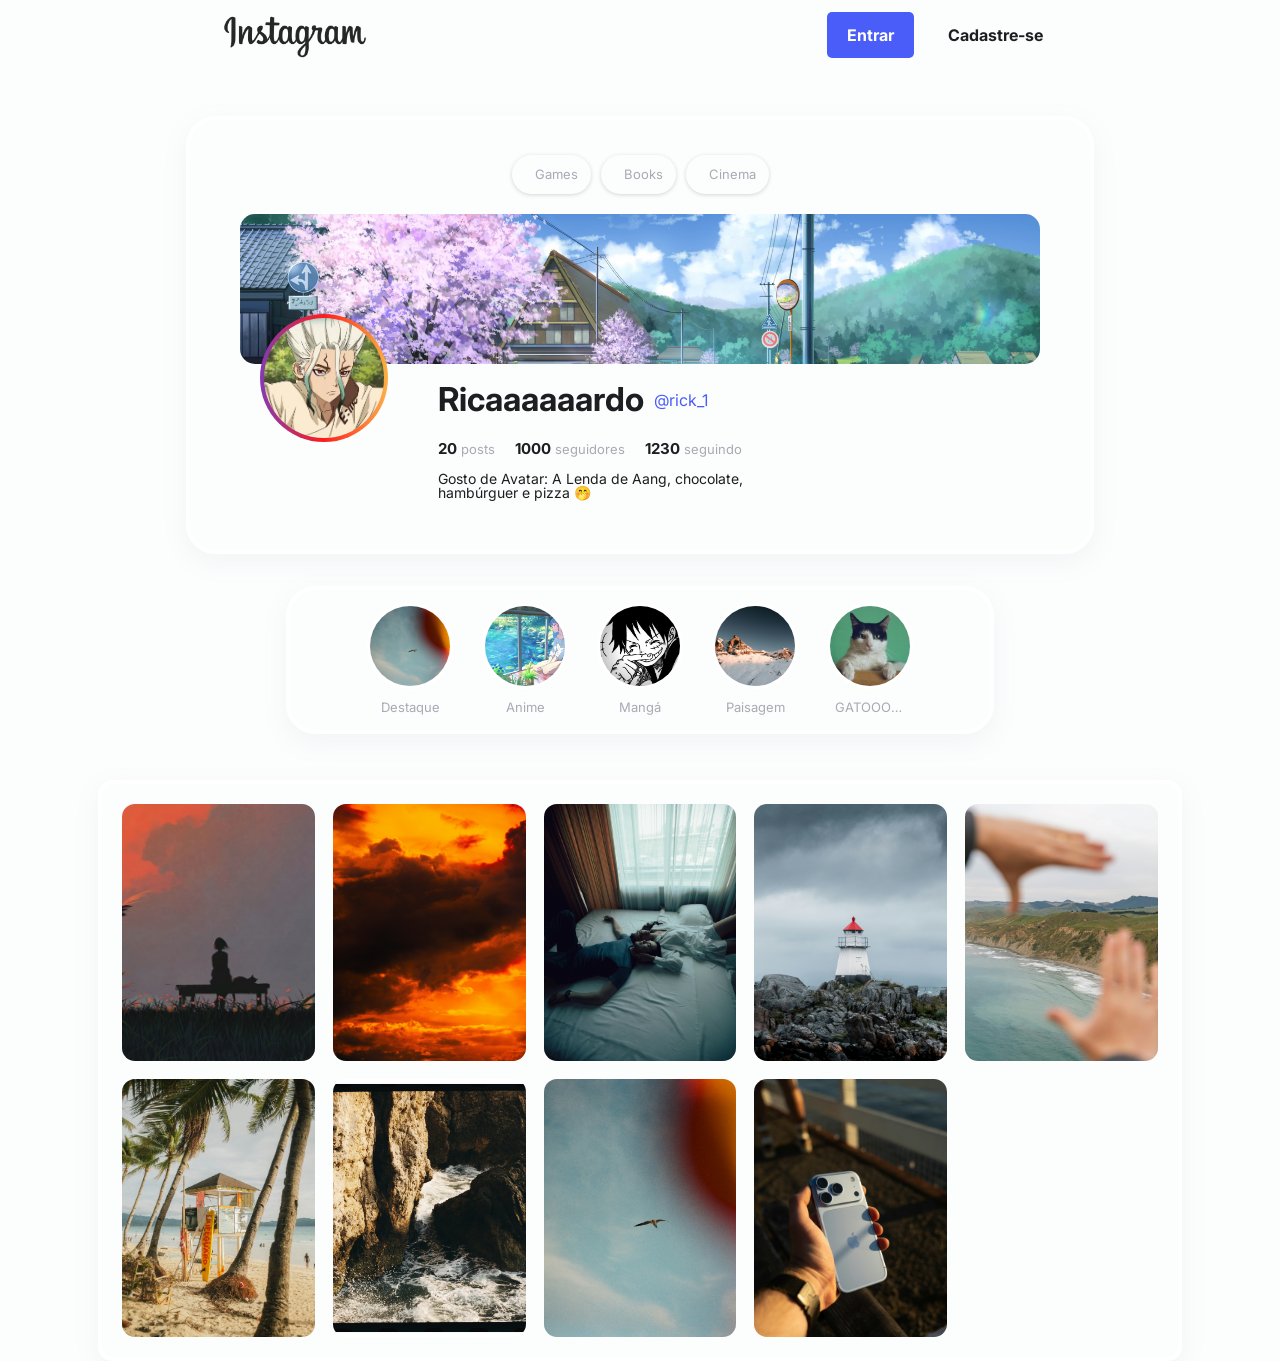
<file: index.html>
<!DOCTYPE html>
<html lang="pt-br">

<head>
    <meta charset="UTF-8">
    <meta name="viewport" content="width=device-width, initial-scale=1.0">
    <link rel="stylesheet"
        href="https://cdn-uicons.flaticon.com/3.0.0/uicons-regular-rounded/css/uicons-regular-rounded.css">
    <link rel="stylesheet" href="styles/reset.css">
    <link rel="stylesheet" href="styles/style.css">
    <link rel="stylesheet" href="styles/responsivo.css">
    <title>Perfil | Ricardo</title>
</head>

<body>
    <nav id="navigation">
        <img src="assets/Instagram_logo.svg.webp" alt="logo Instagram">

        <div>
            <a id="login" href="">Entrar</a>
            <a id="cadastro" href="">Cadastre-se</a>
        </div>
    </nav>

    <main>
        <div id="container">
            <section id="profile">

                <div id="container-pills">
                    <div class="pill">
                        <span><i class="fi fi-rr-console-controller"></i></span>
                        <P>Games</P>
                    </div>
                    <div class="pill">
                        <span><i class="fi fi-rr-book-alt"></i></span>
                        <P>Books</P>
                    </div>
                    <div class="pill">
                        <span><i class="fi fi-rr-popcorn"></i></span>
                        <P>Cinema</P>
                    </div>
                </div>
                <div id="profile-imgs">
                    <div id="profile-icon">
                        <img src="assets/images.jpg" alt="Imagem de Perfil">
                    </div>

                    <div id="profile-banner">
                        <img src="assets/banner.jpg" alt="Imagem de Banner">
                    </div>
                </div>

                <div id="profile-content">
                    <div id="profile-details">
                        <div id="profile-details--names">
                            <h1>Ricaaaaaardo</h1>
                            <p>@rick_1</p>
                        </div>

                        <div id="profile-details--follows">
                            <p><span>20</span> posts</p>
                            <p><span>1000</span> seguidores</p>
                            <p><span>1230</span> seguindo</p>
                        </div>

                        <div id="profile-details--desc">
                            <p>
                                Gosto de Avatar: A Lenda de Aang, chocolate, hambúrguer e pizza 🤭​
                            </p>
                        </div>
                    </div>

                    <div id="profile-details--buttons">
                        <a><i class="fi fi-rr-following"></i></a>
                        <a href=""><i class="fi fi-rr-messages"></i></a>
                        <a><i class="fi fi-rr-paper-plane"></i></a>
                        <a><i class="fi fi-rr-menu-dots"></i></a>
                    </div>
                </div>
            </section>

            <section id="highlights">
                <article class="highlight">
                    <div>
                        <img src="assets/posts/alena-tretiakova-ET3Fr97nXBo-unsplash.jpg" alt="Imagem Destaque">
                    </div>
                    <p>Destaque</p>
                </article>

                <article class="highlight">
                    <div>
                        <img src="assets/anime-girl-blue-hair-nature-pond-butterfly-4k-wallpaper-uhdpaper.com-729@2@b.jpg"
                            alt="Imagem Destaque">
                    </div>
                    <p>Anime</p>
                </article>

                <article class="highlight">
                    <div>
                        <img src="assets/posts/images (1).jpg" alt="Imagem Destaque">
                    </div>
                    <p>Mangá</p>
                </article>

                <article class="highlight">
                    <div>
                        <img src="assets/posts/nicolas-hans-xGVjRRmnHlQ-unsplash.jpg" alt="Imagem Destaque">
                    </div>
                    <p>Paisagem</p>
                </article>

                <article class="highlight">
                    <div>
                        <img src="assets/posts/manja-vitolic-gKXKBY-C-Dk-unsplash.jpg" alt="Imagem Destaque">
                    </div>
                    <p>GATOOOOOOSSS</p>
                </article>
            </section>
        </div>

        <section id="posts">
            <div class="post">
                <img src="assets/posts/anime-girl-with-cat-silhoutte-4k-wallpaper-uhdpaper.com-757@5@r.jpg"
                    alt="Imagem de Feed">
            </div>
            <div class="post">
                <img src="assets/posts/bruno-bd-v1uN0dlA9HA-unsplash.jpg" alt="Imagem de Feed">
            </div>
            <div class="post">
                <img src="assets/posts/erke-rysdauletov-hQaPeK_8ns4-unsplash.jpg" alt="Imagem de Feed">
            </div>
            <div class="post">
                <img src="assets/posts/jamo-images-f2CPkHubfLc-unsplash.jpg" alt="Imagem de Feed">
            </div>
            <div class="post">
                <img src="assets/posts/petra-reid-PNjqynaPaaQ-unsplash.jpg" alt="Imagem de Feed">
            </div>
            <div class="post">
                <img src="assets/posts/vincent-yap-Fe9wvQaIzAg-unsplash.jpg" alt="Imagem de Feed">
            </div>
            <div class="post">
                <img src="assets/posts/alena-tretiakova-6Ox-Vat8ExA-unsplash.jpg" alt="Imagem de Feed">
            </div>
            <div class="post">
                <img src="assets/posts/alena-tretiakova-ET3Fr97nXBo-unsplash.jpg" alt="Imagem de Feed">
            </div>
            <div class="post">
                <img src="assets/posts/daniel-akselrod-_fmKYpc1fEI-unsplash.jpg" alt="Imagem de Feed">
            </div>
        </section>
    </main>
</body>

</html>
</file>
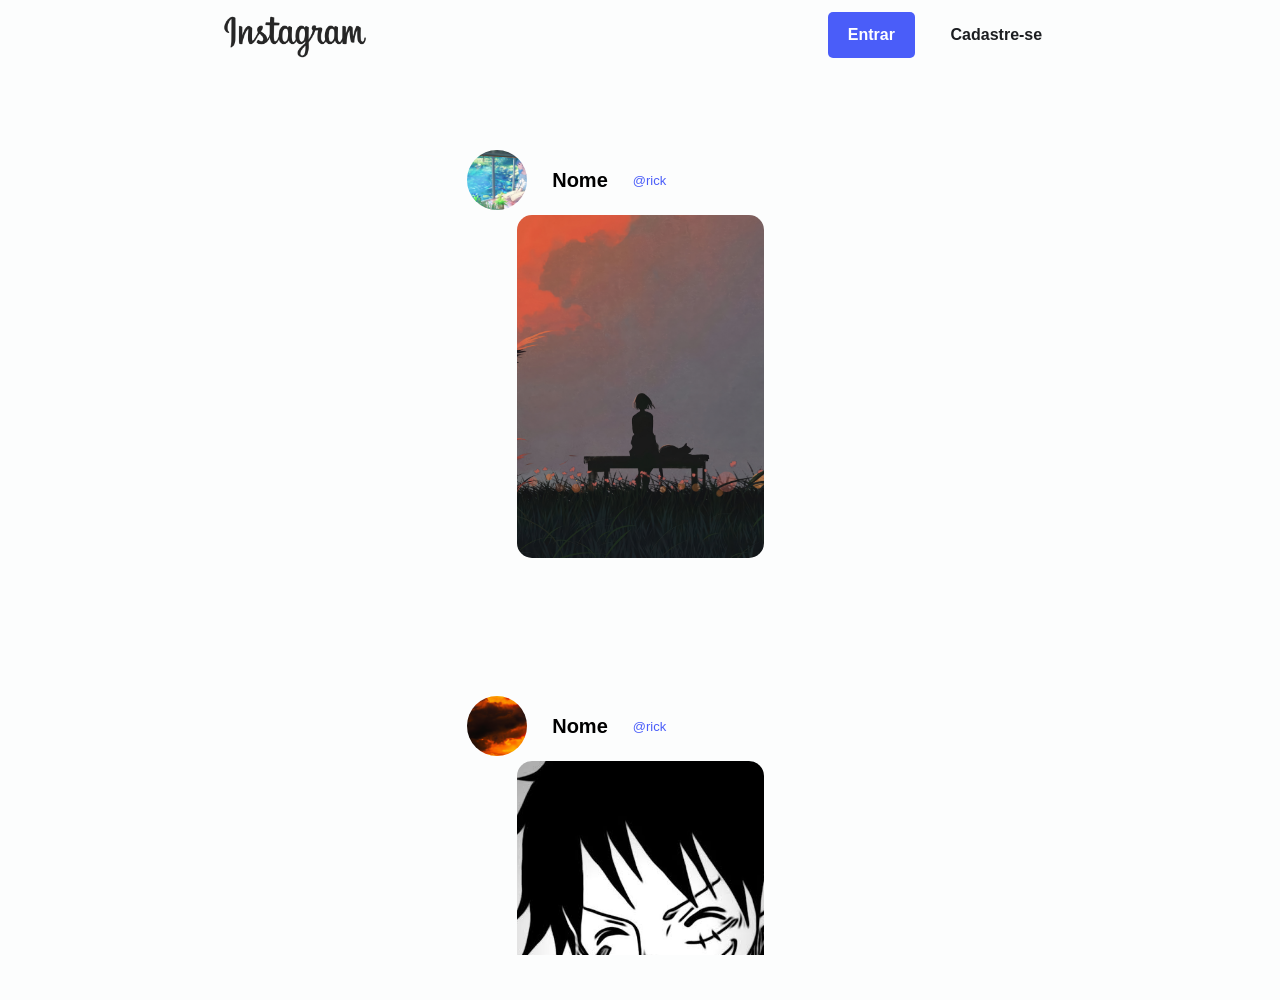
<file: fypage.html>
<!DOCTYPE html>
<html lang="pt-br">

<head>
    <meta charset="UTF-8">
    <meta name="viewport" content="width=device-width, initial-scale=1.0">
    <link rel="stylesheet" href="styles/reset.css">
    <link rel="stylesheet" href="styles/stylefypage.css">
    <title>Document</title>
</head>

<body>
    <nav id="navigation">
        <img src="assets/Instagram_logo.svg.webp" alt="logo Instagram">

        <div>
            <a id="login" href="">Entrar</a>
            <a id="cadastro" href="">Cadastre-se</a>
        </div>
    </nav>

    <main>
        <div class="fy-container">
            <div class="fy-slide">
                <div class="slide-info">
                    <img src="assets/anime-girl-blue-hair-nature-pond-butterfly-4k-wallpaper-uhdpaper.com-729@2@b.jpg"
                        alt="">
                    <h2>Nome</h2>
                    <p>@rick</p>
                </div>
                <div class="slide-conteudo">
                    <img src="assets/posts/anime-girl-with-cat-silhoutte-4k-wallpaper-uhdpaper.com-757@5@r.jpg" alt="">
                </div>
            </div>
            <div class="fy-slide">
                <div class="slide-info">
                    <img src="assets/posts/bruno-bd-v1uN0dlA9HA-unsplash.jpg" alt="">
                    <h2>Nome</h2>
                    <p>@rick</p>
                </div>
                <div class="slide-conteudo">
                    <img src="assets/posts/images (1).jpg" alt="">
                </div>
            </div>
        </div>

    </main>
</body>

</html>
</file>
<file: styles/style.css>
@import url("https://fonts.googleapis.com/css2?family=Inter:wght@400;500;600;700;800&display=swap");

:root {
    --background-color: #fcfdfd;
    --texto-secundario: #a8aab4;
    --texto-principal: #1c1e21;
    --texto-azul: #4a5df9;
    --texto-vermelho: #f5142a;
}

body {
    background-color: var(--background-color);
    font-family: "Inter", sans-serif;
}

main {
    width: 90%;
    margin: 0 auto;
    display: flex;
    flex-direction: column;
    gap: 30px;
}

#navigation {
    display: flex;
    align-items: center;
    justify-content: space-around;
    width: 100%;
    height: 70px;
    margin-bottom: 30px;
}

#navigation img {
    width: 150px;
}

#navigation div {
    display: flex;
    align-items: center;
    justify-content: space-around;
    width: 250px;
}

#navigation a {
    color: var(--texto-principal);
    font-weight: bold;
    text-decoration: none;
    transition-duration: 0.4s;
}

#navigation #login {
    padding: 15px 20px;
    color: white;
    background-color: var(--texto-azul);
    border-radius: 5px;

}

#navigation #login:hover {
    background-color: var(--background-color);
    color: var(--texto-azul);
    border: 1px solid var(--texto-azul);
}

#navigation #cadastro:hover {
    text-decoration-line: underline;
    text-decoration-style: solid;
    color: #4a5df9;
}

#container {
    width: 100%;
    height: 650px;
    margin: 0 auto;

    display: flex;
    flex-direction: column;
    justify-content: space-around;
    align-items: center;
}

#profile {
    width: 900px;
    height: 400px;
    padding-top: 30px;
    margin: 0 auto;
    border: 4px solid white;
    border-radius: 30px;
    box-shadow: rgba(149, 157, 165, 0.096) 0 8px 24px;
    display: flex;
    flex-direction: column;
    gap: 15px;

}


#container-pills {
    width: 90%;
    margin: 0 auto;
    height: 50px;
    display: flex;
    align-items: center;
    justify-content: center;
    gap: 10px;
}

.pill {
    width: max-content;
    display: flex;
    align-items: center;
    justify-content: center;
    gap: 10px;
    padding: 13px;
    border-radius: 20px;
    transition-duration: 0.4s;


    box-shadow: rgba(0, 0, 0, 0.16) 0px 1px 4px;
}

.pill i {
    font-size: 15px;
    color: var(--texto-secundario);
}

.pill p {
    font-size: 13px;
    color: var(--texto-secundario);
}

.pill:hover {
    padding: 15px;
    cursor: pointer;

}

#profile-imgs {
    width: 800px;
    height: 150px;
    margin: 0 auto;
}

#profile-icon {
    position: absolute;
    z-index: 3;
    width: 120px;
    height: 120px;
    padding: 4px;
    margin-top: 100px;
    margin-left: 20px;
    background: #833ab4;
    background: linear-gradient(90deg,
            rgba(131, 58, 180, 1) 0%,
            rgba(253, 29, 29, 1) 50%,
            rgba(252, 176, 69, 1) 100%);
    border-radius: 50%;
}

#profile-icon img {
    width: 100%;
    height: 100%;
    object-fit: cover;
    border-radius: 50%;
}

#profile-banner {
    position: absolute;
    z-index: 2;
    width: 800px;
    height: 150px;
    margin: 0 auto;
}

#profile-banner img {
    width: 100%;
    height: 100%;
    object-fit: cover;
    border-radius: 15px;
}

#profile-content {
    display: flex;
    justify-content: space-between;
    width: 85%;
    height: 180px;
    gap: 15px;
    margin: 0 auto;
}

#profile-details {
    display: flex;
    flex-direction: column;
    width: 470px;
    height: 100%;

    margin-left: 180px;
    gap: 16px;
}

#profile-details--names {
    display: flex;
    align-items: center;
    max-width: 90%;
    height: 50px;
    gap: 10px;
}

#profile-details--names h1 {
    color: var(--texto-principal);
    font-size: 33px;
    font-weight: bolder;
}

#profile-details--names p {
    color: var(--texto-azul);
}

#profile-details--follows {
    display: flex;
    max-width: 90%;
    gap: 20px;
}

#profile-details--follows p {
    color: var(--texto-secundario);
    font-size: 13px;
    font-weight: 400;
}

#profile-details--follows p span {
    color: var(--texto-principal);
    font-size: 15px;
    font-weight: bold;
}

#profile-details--desc {
    width: 90%;
    height: 57px;
}

#profile-details--desc p {
    color: var(--texto-principal);
    font-size: 14px;
    font-weight: 400;

    width: 90%;
    height: 57px;

    display: -webkit-box;
    -webkit-line-clamp: 4;
    line-clamp: 4;
    -webkit-box-orient: vertical;
    overflow: hidden;
}

#profile-details--buttons {
    display: flex;
    align-items: center;
    justify-content: center;
    width: 160px;
    height: 50px;
    gap: 20px;
}

#profile-details--buttons a {
    text-decoration: none;
}

#profile-details--buttons i {
    color: var(--texto-principal);
    font-size: 20px;
}

#profile-details--buttons .fi-rr-following {
    color: var(--texto-vermelho);
}

#profile-details--buttons i:hover {
    transition-duration: 0.4s;
    color: var(--texto-azul);
    cursor: pointer;
}

#highlights {
    display: flex;
    align-items: center;
    justify-content: center;
    width: 700px;
    height: 140px;
    margin: 0 auto;
    gap: 25px;
    overflow-x: auto;
    border: 4px solid white;
    border-radius: 30px;
    box-shadow: rgba(149, 157, 165, 0.096) 0 8px 24px;
}

.highlight {
    display: flex;
    flex-direction: column;
    align-items: center;
    justify-content: center;
    width: 90px;
    height: 120px;
    gap: 10px;
    border-radius: 10px;
}

.highlight div img {
    width: 80px;
    height: 80px;
    object-fit: cover;
    border: 3px solid white;
    border-radius: 50%;
    transition-duration: 0.4s;
}

.highlight div img:hover {
    width: 85px;
    height: 85px;
    cursor: pointer;
}

.highlight p {
    color: var(--texto-secundario);
    font-size: 13px;
    max-width: 70px;
    height: 1.2em;
    overflow: hidden;
    text-overflow: ellipsis;
}


#posts {
    display: grid;
    grid-template-columns: repeat(5, 2fr);
    width: 90%;
    max-width: 1360px;
    padding: 20px;
    margin: 0 auto;
    gap: 18px;
    border: 4px solid white;
    border-radius: 15px;
    box-shadow: rgba(149, 157, 165, 0.096) 0 8px 24px;
}

.post {
    aspect-ratio: 3 / 4;
    overflow: hidden;
    border-radius: 13px;
    transition: transform 0.3s ease;
    transition-duration: 0.4s;
}

.post img {
    width: 100%;
    height: 100%;
    object-fit: cover;
}

.post:hover {
    transform: scale(1.30);
    box-shadow: rgba(0, 0, 0, 0.1) 0px 0px 5px 0px, rgba(0, 0, 0, 0.1) 0px 0px 1px 0px;
}
</file>
<file: styles/responsivo.css>
@media (max-width: 1024px) {
    main {
        width: 94%;
    }

    #container {
        height: auto;
        gap: 30px;
    }

    #profile {
        box-sizing: border-box;
        width: 100%;
        height: auto;
        min-height: 400px;
        padding-bottom: 24px;
    }

    #profile-imgs {
        position: relative;
        width: 90%;
    }

    #profile-banner {
        inset: 0;
        width: 100%;
    }

    #profile-content {
        width: 90%;
        height: auto;
    }

    #profile-details {
        flex: 1;
        min-width: 0;
        width: auto;
        height: auto;
        margin-left: 160px;
    }

    #profile-details--names h1 {
        overflow-wrap: anywhere;
    }

    #highlights {
        box-sizing: border-box;
        width: min(100%, 700px);
        padding-inline: 16px;
        justify-content: flex-start;
    }

    #posts {
        box-sizing: border-box;
        width: 100%;
    }
}

@media (max-width: 768px) {
    #navigation {
        box-sizing: border-box;
        justify-content: space-between;
        height: 64px;
        padding-inline: 4%;
        margin-bottom: 20px;
    }

    #navigation img {
        width: 120px;
    }

    #navigation div {
        justify-content: flex-end;
        width: auto;
        gap: 16px;
    }

    #navigation #login {
        padding: 12px 16px;
    }

    main {
        gap: 22px;
    }

    #profile {
        min-height: 0;
        padding-top: 20px;
        border-radius: 22px;
        gap: 12px;
    }

    #container-pills {
        justify-content: flex-start;
        overflow-x: auto;
        scrollbar-width: none;
    }

    #container-pills::-webkit-scrollbar {
        display: none;
    }

    .pill {
        flex: 0 0 auto;
    }

    #profile-imgs {
        width: 92%;
        height: 180px;
    }

    #profile-banner {
        height: 120px;
    }

    #profile-icon {
        width: 96px;
        height: 96px;
        margin-top: 75px;
        margin-left: 16px;
    }

    #profile-content {
        flex-direction: column;
        width: 92%;
        gap: 18px;
    }

    #profile-details {
        width: 100%;
        margin-left: 0;
        gap: 12px;
    }

    #profile-details--names {
        flex-wrap: wrap;
        max-width: 100%;
        height: auto;
    }

    #profile-details--names h1 {
        font-size: 26px;
    }

    #profile-details--follows {
        flex-wrap: wrap;
        max-width: 100%;
        gap: 10px 18px;
    }

    #profile-details--desc {
        width: 100%;
        height: auto;
    }

    #profile-details--desc p {
        width: 100%;
        height: auto;
    }

    #profile-details--buttons {
        justify-content: flex-start;
        width: 100%;
    }

    #highlights {
        width: 100%;
        gap: 14px;
    }

    .highlight {
        flex: 0 0 84px;
    }

    #posts {
        grid-template-columns: repeat(3, minmax(0, 1fr));
        gap: 12px;
        padding: 12px;
    }
}

@media (max-width: 480px) {
    #navigation {
        padding-inline: 3%;
    }

    #navigation img {
        width: 105px;
    }

    #navigation div {
        gap: 10px;
    }

    #navigation a {
        font-size: 13px;
    }

    #navigation #login {
        padding: 10px 12px;
    }

    main {
        width: 96%;
    }

    #profile {
        border-width: 3px;
        border-radius: 18px;
    }

    #container-pills {
        width: 94%;
    }

    .pill {
        gap: 7px;
        padding: 10px;
    }

    #profile-imgs {
        width: 94%;
        height: 155px;
    }

    #profile-banner {
        height: 100px;
    }

    #profile-icon {
        width: 82px;
        height: 82px;
        margin-top: 70px;
        margin-left: 12px;
    }

    #profile-content {
        width: 94%;
    }

    #profile-details--names h1 {
        font-size: 22px;
    }

    #profile-details--names p {
        font-size: 12px;
    }

    #profile-details--follows p {
        font-size: 12px;
    }

    #profile-details--desc p {
        font-size: 12px;
    }

    #profile-details--follows p {
        white-space: nowrap;
    }

    #profile-details--buttons {
        gap: 18px;
    }

    #highlights {
        height: 125px;
        padding-inline: 10px;
        border-width: 3px;
        border-radius: 18px;
    }

    .highlight {
        flex-basis: 72px;
        height: 105px;
    }

    .highlight div img {
        width: 68px;
        height: 68px;
    }

    .highlight div img:hover {
        width: 72px;
        height: 72px;
    }

    #posts {
        gap: 8px;
        padding: 8px;
        border-width: 3px;
    }

    .post {
        border-radius: 9px;
    }

    .post:active {
        transform: scale(1);
    }
}
</file>
<file: styles/stylefypage.css>
@import url("https://fonts.googleapis.com/css2?family=Inter:wght@400;500;600;700;800&display=swap");

:root {
    --background-color: #fcfdfd;
    --texto-secundario: #a8aab4;
    --texto-principal: #1c1e21;
    --texto-azul: #4a5df9;
    --texto-vermelho: #f5142a;
}

#navigation {
    display: flex;
    align-items: center;
    justify-content: space-around;
    width: 100%;
    height: 70px;
    margin-bottom: 30px;
}

#navigation img {
    width: 150px;
}

#navigation div {
    display: flex;
    align-items: center;
    justify-content: space-around;
    width: 250px;
}

#navigation a {
    color: var(--texto-principal);
    font-weight: bold;
    text-decoration: none;
    transition-duration: 0.4s;
}

#navigation #login {
    padding: 15px 20px;
    color: white;
    background-color: var(--texto-azul);
    border-radius: 5px;

}

#navigation #login:hover {
    background-color: var(--background-color);
    color: var(--texto-azul);
    border: 1px solid var(--texto-azul);
}

#navigation #cadastro:hover {
    text-decoration-line: underline;
    text-decoration-style: solid;
    color: #4a5df9;
}

body {
    background-color: var(--background-color);
    font-family: "Inter", sans-serif;
    margin: 0;
    padding: 0;
    height: 500px;
    font-family: sans-serif;
}

main {
    width: 90%;
    height: 100vh;
    margin: 0 auto;
    /* background-color: rgb(255, 0, 179); */
    overflow: hidden;

    display: flex;
    align-items: center;
}

.fy-container {
    width: 50%;
    height: 90%;
    overflow-y: scroll;
    scroll-snap-type: y mandatory;
    scroll-behavior: smooth;
    margin: 0 auto;

    /* background-color: #4a5df9; */

    display: flex;
    flex-direction: column;
}

.fy-container::-webkit-scrollbar {
    display: none;
}

.fy-slide {
    width: 60%;
    padding-bottom: 30px;
    margin: 0 auto;
    margin-bottom: 100px;
    scroll-snap-align: start;
    display: flex;
    align-items: center;
    flex-direction: column;

    /* background-color: #67f94a; */
}

.slide-info {
    /* background-color: #a8aab4; */
    width: 100%;
    height: 70px;
    display: flex;
    align-items: center;
    gap: 25px;
}

.slide-info h2 {
    font-weight: bold;
    font-size: 20px;
}

.slide-info p {
    font-size: 13px;
    color: var(--texto-azul);
}

.slide-info img {
    border-radius: 50%;
    width: 60px;
    height: 60px;
    object-fit: cover;
}

.slide-conteudo img {
    border-radius: 15px;
    width: 247px;
    height: 343px;
    object-fit: cover;
}
</file>
